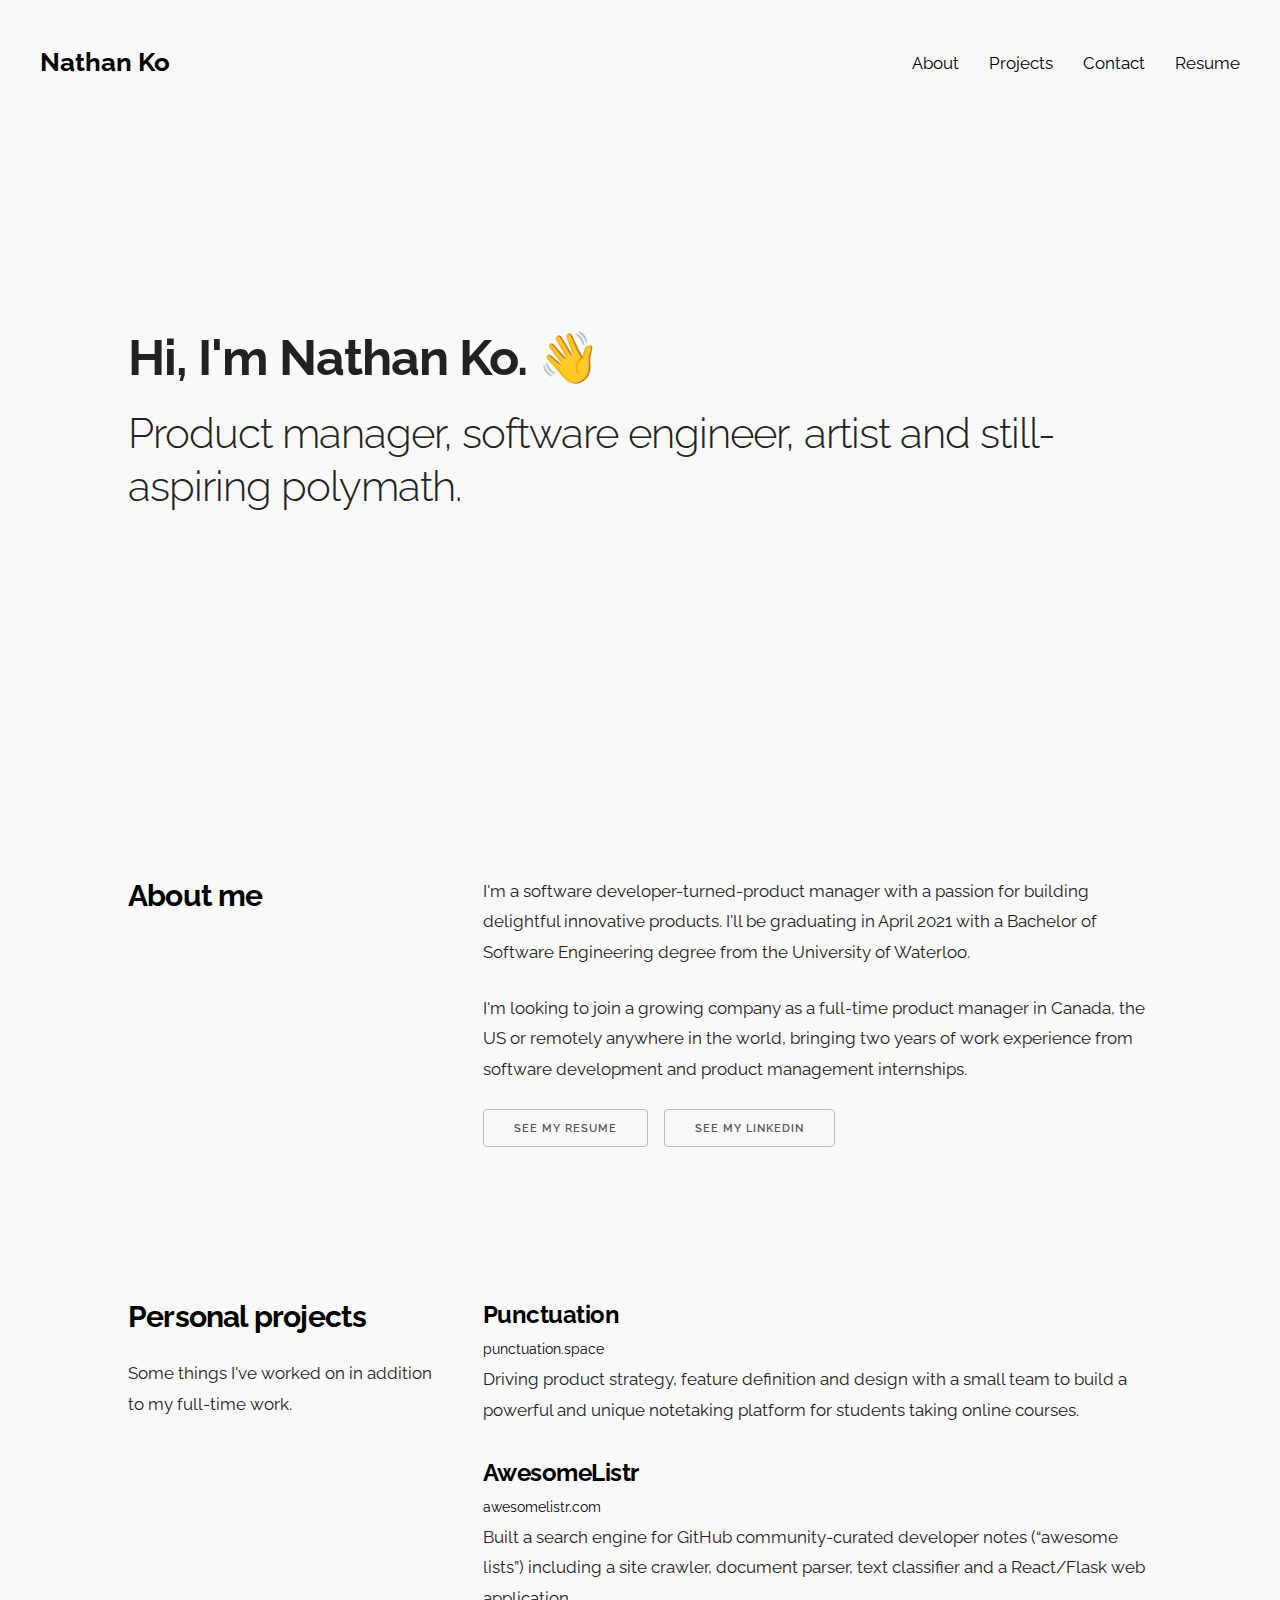
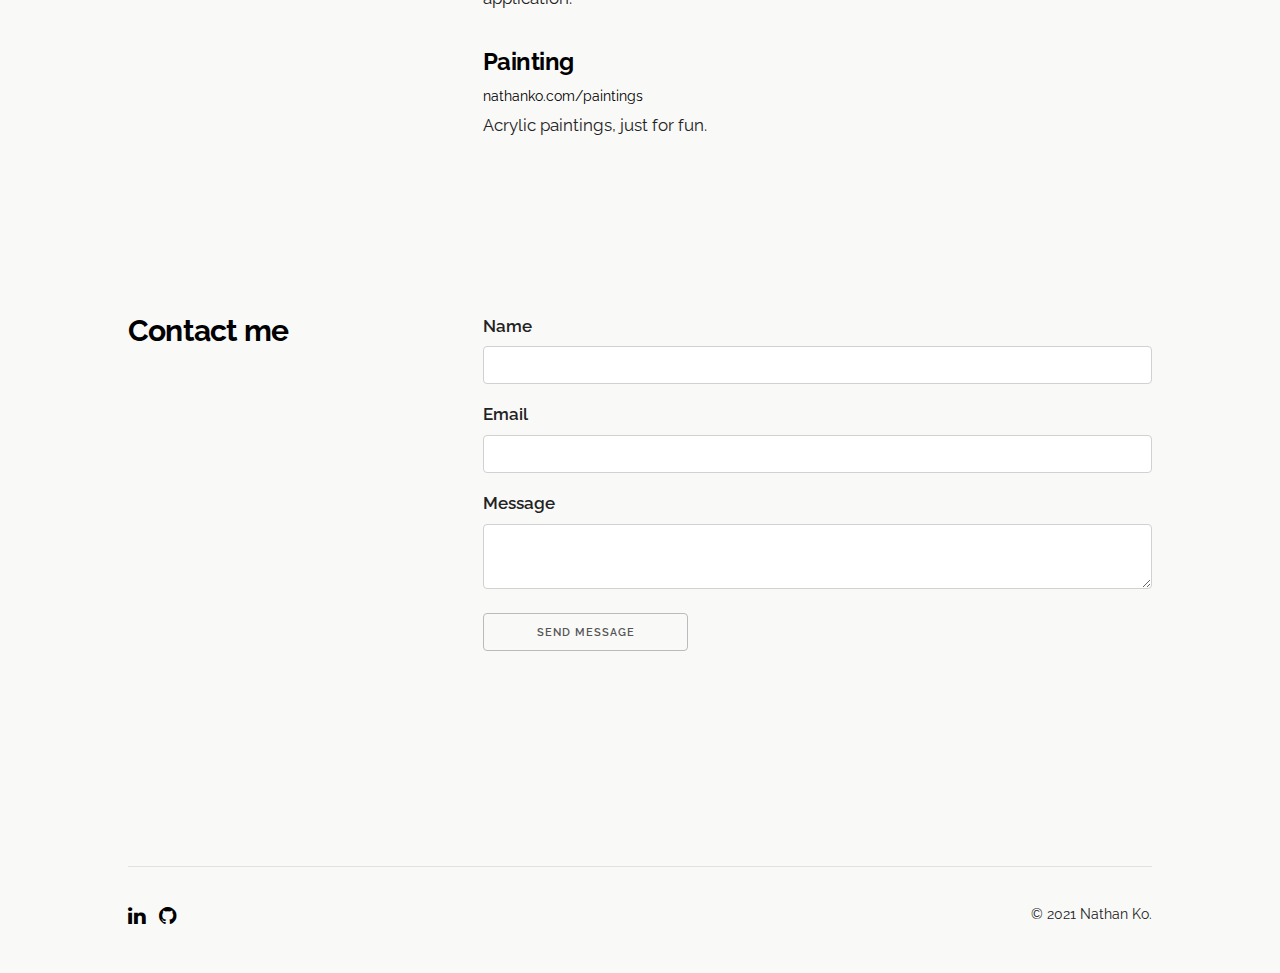
<file: index.html>
<!DOCTYPE html>
<html lang="en">
<head>
  <meta charset="utf-8">
  <title>Nathan Ko</title>
  <meta http-equiv="Content-Type" content="text/html; charset=utf-8" />
  <meta name="viewport" content="width=device-width, initial-scale=1">

  <meta name="description" content="Hi, I'm Nathan Ko! Product manager, software engineer, artist and still-aspiring polymath.">
  <meta name="keywords" content="Nathan Ko, University of Waterloo, product manager, product management, software engineering, software engineer, software developer, designer, full stack, web design, waterloo">
  <meta name="author" content="Nathan Ko">

  <link rel="stylesheet" href="css/main.css" type="text/css" />
  <link rel="stylesheet" href="css/card.css" type="text/css" />
  <link rel="stylesheet" href="css/normalize.css">
  <link rel="stylesheet" href="css/skeleton.css">
  <link rel="icon" type="image/x-icon" href="img/logo-blue.png">
  <link href="//fonts.googleapis.com/css?family=Raleway:400,300,600" rel="stylesheet" type="text/css">
  <link rel="stylesheet" href="https://cdnjs.cloudflare.com/ajax/libs/font-awesome/4.7.0/css/font-awesome.min.css">
</head>
<body>
  <div class="wrapper">
    <div id="navbar" class="">
      <nav class="row items">
        <a href="/" class="no-link-style" id="home-link">
          <!-- <img class="logo" title="Nathanko.com" src="img/logo-blue.png" /> -->
          Nathan Ko
        </a>
        <!-- <a href="/blog" title="Blog" class="nav-link reverse-link-style">Blog</a>
        <a href="/resume" title="Resume" class="nav-link reverse-link-style">Resume</a>
        <a href="/paintings" title="Paintings" class="nav-link reverse-link-style">Paintings</a> -->
        
        <a href="/#about" title="About me" class="nav-link reverse-link-style">About</a>
        <a href="/#projects" title="Projects" class="nav-link reverse-link-style">Projects</a>
        <a href="/#contact" title="Contact me" class="nav-link reverse-link-style">Contact</a>
        <a href="/resume" title="Resume" class="nav-link reverse-link-style" target="_blank">Resume</a>
      </nav>
    </div>
    <header id="jumbotron" class="container">
      <div class="row">
        <div id="big-text" class="twelve columns">
          <h1>
            <strong>Hi, I'm Nathan Ko. &#x1F44B</strong>
          </h1>
          <h2>
            Product manager, software engineer, artist and still-aspiring polymath.
          </h2>
          <!-- <h5>
            Currently: Software developer at <a href="http://interaptix.com" target="_blank">Interaptix</a>.
          </h5> -->
        </div>
      </div>
    </header>
    <div class="container"></div>
    <!-- <div id="sidebar" class="sticky-top">
      <ul>
        <li>About</li>
        <li>Projects</li>
        <li>Contact</li>
      </ul>
    </div> -->
    <main id="main-container" class="container">
      <!-- <article class="row section-article">
        <div class="twelve columns">
          <h4 class="section-heading">Projects</h4>
          <div class="card-collection">
            <div class="card">
              <div class="card__title">Punctuation</div>
              <dic class="card__desc">Lorem ipsem in hoc princio creavit erat verbum.</dic>
            </div>
            <div class="card">
              <div class="card__title">Punctuation</div>
              <dic class="card__desc">Lorem ipsem in hoc princio creavit erat verbum.</dic>
            </div>
            <div class="card">
              <div class="card__title">Punctuation</div>
              <dic class="card__desc">Lorem ipsem in hoc princio creavit erat verbum.</dic>
            </div>
            <div class="card">
              <div class="card__title">Punctuation</div>
              <dic class="card__desc">Lorem ipsem in hoc princio creavit erat verbum.</dic>
            </div>
          </div>
        </div>
      </article> -->
      <!-- <article class="row section-article">
        <div class="twelve columns">
          <h4 class="section-heading">About me</h4>
          <p>Hello! I'm Nathan, a software developer and fourth-year software engineering student at the University of Waterloo. As an ideator and creator of software, I'm also a designer&mdash;using design thinking to find problems that people have and creating tools, interfaces, systems and experiences to improve their lives.</p>
          <p>I've built tools and systems to help analysts at the Canadian government to make sense of heaps of data, enhanced security for BlackBerry phones to protect enterprise data, prototyped a frontend for a new insurance application at Deloitte's Emerging Tech Hub to substantially faster insurance application experience and built web applications at Delego</a> to seamlessly process online payments. Right now, I'm over at Interaptix helping clients use computer vision and augmented reality to automate and modernize their operations.</p>
        </div>
      </article>
      <article class="row section-article">
          <h6 class="section-heading">Where I've worked</h6>
          <div class="company-list">
            <a href="https://canada.ca/" target="_blank" class="no-link-style">
              <div id="canada" class="item" title="Government of Canada"></div>
            </a>
            <a href="https://blackberrymobile.com/ca/" target="_blank" class="no-link-style">
              <div id="blackberry" class="item" title="BlackBerry"></div>
            </a>
            <a href="https://www2.deloitte.com/ca/en/pages/technology/articles/welcome-to-d-space.html" target="_blank" class="no-link-style">
              <div id="deloitte" class="item" title="Deloitte"></div>
            </a>
            <a href="https://www.delegopayments.com/" target="_blank" class="no-link-style">
              <div id="delego" class="item" title="Delego"></div>
            </a>
            <a href="http://interaptix.com/" target="_blank" class="no-link-style">
              <div id="interaptix" class="item" title="Interaptix"></div>
            </a>
          </div>
      </article> -->
      
      <article class="row section-article" id="about">
        <div class="four columns">
          <h4 class="section-heading align-left" style="margin-top: 0;">About me</h4>
        </div>
        <div class="eight columns">
          <p>
            I'm a software developer-turned-product manager with a passion for building delightful innovative products. I'll be graduating in April 2021 with a Bachelor of Software Engineering degree from the University of Waterloo.
          </p>
          <p>
            I'm looking to join a growing company as a full-time product manager in Canada, the US or remotely anywhere in the world, bringing two years of work experience from software development and product management internships.
          </p>
          <a href="resume" target="_blank" class="no-link-style">
            <button>See my Resume</button>
          </a>
          &nbsp;&nbsp;
          <a href="https://www.linkedin.com/in/nathanko" target="_blank" class="no-link-style">
            <button>See my LinkedIn</button>
          </a>
        </div>

        <!-- <div class="four columns">
          <ul class="dashed">
            <h6 class="list-heading">Languages</h6>
            <li>Java</li>
            <li>CSS</li>
            <li>JavaScript</li>
            <li>TypeScript</li>
            <li>C</li>
            <li>C++</li>
            <li>Python</li>
            <li>SQL</li>
            <h6 class="list-heading">Frameworks/Libraries</h6>
            <li>Angular</li>
            <li>React</li>
            <li>RxJS</li>
          </ul>
        </div>
        <div class="four columns">
          <ul class="dashed">
            <li>Flask</li>
            <li>Django</li>
            <li>scikit-learn</li>
            <li>NLTK</li>
            <h6 class="list-heading">Systems</h6>
            <li>Linux</li>
            <li>Android</li>
            <h6 class="list-heading">Methodologies</h6>
            <li>Git</li>
            <li>Agile</li>
            <li>
              <a href="https://designthinking.ideo.com/" target="_blank">Design thinking</a>
            </li>
          </ul>
        </div> -->
      </article>
      <article class="row section-article" id="projects">
        <div class="four columns">
          <h4 class="section-heading align-left" style="margin-top: 0;">Personal projects</h4>
          <p class="section-desc align-left">Some things I've worked on in addition to my full-time work.</p>
        </div>
        <div class="eight columns">
          <div class="project-list">
            <div class="item">
              <h5 class="project-heading">
                  <a href="https://punctuation.space/" target="_blank" class="reverse-link-style">
                  Punctuation
                </a>
                </h5>
              <a href="https://punctuation.space/" target="_blank" class="no-link-style">
                <small>punctuation.space</small>
              </a>
              <p>Driving product strategy, feature definition and design with a small team to build a powerful and unique notetaking platform for students taking online courses.</p>
            </div>
            <div class="item">
              <h5 class="project-heading">
                  <a href="https://awesomelistr.com/" target="_blank" class="reverse-link-style">
                  AwesomeListr
                </a>
                </h5>
              <a href="https://awesomelistr.com/" target="_blank" class="no-link-style">
                <small>awesomelistr.com</small>
              </a>
              <p>Built a search engine for GitHub community-curated developer notes (“awesome lists”) including a site crawler, document parser, text classifier and a React/Flask web application.</p>
            </div>
            <div class="item">
              <h5 class="project-heading">
                  <a href="/paintings" target="_blank" class="reverse-link-style">
                  Painting
                </a>
                </h5>
              <a href="/paintings" target="_blank" class="no-link-style">
                <small>nathanko.com/paintings</small>
              </a>
              <p>Acrylic paintings, just for fun.</p>
            </div>
            <!-- <div class="item">
              <h5 class="project-heading">
                <a href="/breakout">Breakout Game</a>
              </h5>
              <small>nathanko.com/breakout</small>
              <p>Breakout is a 2D arcade game I developed in vanilla JavaScript and rendered in the HTML5 canvas.</p>
            </div>
            <div class="item">
              <h5 class="project-heading">
                <a href="https://pigeon.nathanko.com">Pigeon File Transfer App</a>
              </h5>
              <small>pigeon.nathanko.com</small>
              <p>Pigeon is a web application that allows people to share files with others conveniently and anonymously.</p>
            </div> -->
            <!-- <div class="item">
              <h5 class="section-heading">Reverse Dictionary NLP Project</h5 class="section-heading">
              <small>Python, Flask, scikit-learn, NLTK</small>
              <p>A proof-of-concept app that employs natural language processing to search the Merriam-Webster dictionary for words matching a given definition.</i></p>
              <a href="/reverse-dictionary" class="btn btn-primary" target="_blank">
                <span class="glyphicon glyphicon-link"></span> Visit website
              </a>
              <a href="https://github.com/nathanko/reverse-dictionary" class="btn btn-success" target="_blank">
                <span class="fa fa-github"></span> See repo
              </a>
            </div>
            <div class="item">
              <h5 class="section-heading">Excubia Face Recognition</h5 class="section-heading">
              <small>Python, OpenCV, Dlib</small>
              <p>I worked on a facial recognition and landmark detection software using machine learning as part of the CANSOFCOM Challenge at Hack the North 2017. <i>Live demo coming soon!</i></p>
              <a href="https://devpost.com/software/excubia" class="btn btn-primary" target="_blank">
                <span class="glyphicon glyphicon-link"></span> See project
              </a>
              <a href="https://github.com/nathanko/excubia" class="btn btn-success" target="_blank">
                <span class="fa fa-github"></span> See repo
              </a>
            </div> -->
            <!-- <div class="item">
              <h5 class="section-heading">Breakout Game</h5 class="section-heading">
              <small>JavaScript, HTML5</small>
              <p>Breakout is a 2D arcade game I developed in pure JavaScript and rendered in the HTML5 canvas.</p>
              <a href="/breakout" class="btn btn-primary" target="_blank">
                <span class="glyphicon glyphicon-link"></span> Visit website
              </a>
              <a href="https://github.com/nathanko/breakout-game" class="btn btn-success" target="_blank">
                <span class="fa fa-github"></span> See repo
              </a>
            </div>
            <div class="item">
              <h5 class="section-heading">Pigeon File Transfer App</h5>
              <small>JavaScript, HTML, Firebase</small>
              <p>Pigeon is a web application that allows people to share files with others conveniently and anonymously. Ephemeral download links are generated and expire after 24 hours.</p>
              <a href="https://pigeon.nathanko.com" class="btn btn-primary" target="_blank">
                <span class="glyphicon glyphicon-link"></span> Visit website
              </a>
              <a href="https://github.com/nathanko/pigeon" class="btn btn-success" target="_blank">
                <span class="fa fa-github"></span> See repo
              </a>
            </div>  -->
          </div>
        </div>
      </article>
      <article class="row section-article" id="contact">          
        <div class="four columns">
          <h4 class="section-heading align-left" style="margin-top: 0;">Contact me</h4>
          <!-- <p class="section-desc align-left">Want to work with me or just say hi?</p> -->
        </div>
        <div class="eight columns">
          <form id="contactForm">
            <div class="row">
              <div class="twelve columns">
                <label for="name">Name</label>
                <input class="u-full-width" type="text" placeholder="" name="name" required>
              </div>
              <div class="twelve columns">
                <label for="email">Email</label>
                <input class="u-full-width" type="email" placeholder="" name="email" required>
              </div>
            </div>
            <label for="message" style="display:none" >Message</label>
            <input type="text" name="message" style="display:none" />
            <label for="real_message">Message</label>
            <textarea class="u-full-width" placeholder="" name="real_message" required></textarea>
            <input type="hidden" name="_subject" value="Message from contact form" />
            <input type="hidden" name="_format" value="plain" />
            <div class="row">
              <input class="button four columns" type="submit" value="Send message">
              <div id="form-response-message" class="eight columns"></div>
            </div>
          </form>
        </div>
      </article>
    </main>
    <footer id="footer" class="container">
      <hr class="full">
      <a href="https://www.linkedin.com/in/nathanko" title="LinkedIn @nathanko" target="_blank"class="no-link-style fa fa-linkedin" ></a>
      <a href="https://github.com/nathanko" title="github @nathanko" target="_blank"class="no-link-style fa fa-github" ></a>
      <span class="u-pull-right small-text">&copy; 2021 Nathan Ko.</span>
    </footer>
  </div>
</body>
<script type="text/javascript" src="js/contact.js"></script>
<script type="text/javascript" src="js/ga.js"></script>
</html>
</file>
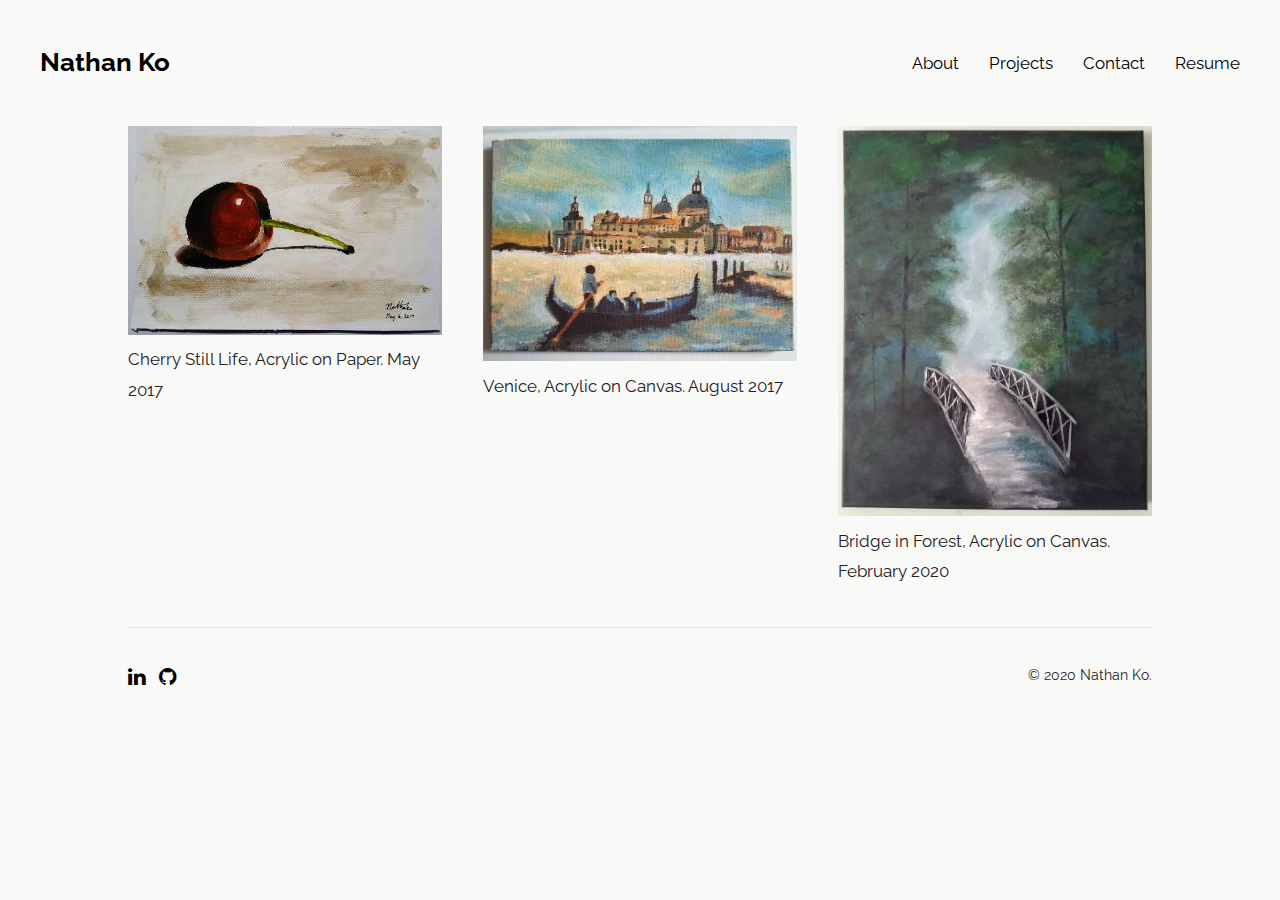
<file: paintings/index.html>
<!DOCTYPE html>
<html lang="en">

<head>
  <meta charset="utf-8">
  <title>Nathan Ko</title>
  <meta http-equiv="Content-Type" content="text/html; charset=utf-8" />
  <meta name="viewport" content="width=device-width, initial-scale=1">

  <meta name="description" content="Software developer, designer, engineer and still-aspiring polymath.">
  <meta name="keywords"
    content="Nathan Ko, University of Waterloo, Software engineering, software engineer, software developer, designer, full stack, web design, waterloo">
  <meta name="author" content="Nathan Ko">

  <link rel="stylesheet" href="/css/main.css" type="text/css" />
  <link rel="stylesheet" href="/css/paintings.css" type="text/css" />
  <link rel="stylesheet" href="/css/normalize.css">
  <link rel="stylesheet" href="/css/skeleton.css">
  <link rel="icon" type="image/x-icon" href="/img/logo-blue.png">
  <link href="//fonts.googleapis.com/css?family=Raleway:400,300,600" rel="stylesheet" type="text/css">
  <link rel="stylesheet" href="https://cdnjs.cloudflare.com/ajax/libs/font-awesome/4.7.0/css/font-awesome.min.css">
</head>

<body>
  <div class="wrapper">
    <div id="navbar" class="">
      <nav class="row items">
        <a href="/" class="no-link-style" id="home-link">
          <!-- <img class="logo" title="Nathanko.com" src="img/logo-blue.png" /> -->
          Nathan Ko
        </a>
        <!-- <a href="/blog" title="Blog" class="nav-link reverse-link-style">Blog</a>
        <a href="/resume" title="Resume" class="nav-link reverse-link-style">Resume</a>
        <a href="/paintings" title="Paintings" class="nav-link reverse-link-style">Paintings</a> -->
        
        <a href="/#about" title="About me" class="nav-link reverse-link-style">About</a>
        <a href="/#projects" title="Projects" class="nav-link reverse-link-style">Projects</a>
        <a href="/#contact" title="Contact me" class="nav-link reverse-link-style">Contact</a>
        <a href="/resume" title="Resume" class="nav-link reverse-link-style" target="_blank">Resume</a>
      </nav>
    </div>
    <div class="container">
      <div class="row">
        <div class="four columns">
          <figure class="painting">
            <img src="/img/paintings/cherry.jpg" class="modal-open">
            <figcaption>Cherry Still Life, Acrylic on Paper. May 2017</figcaption>
          </figure class="painting">
        </div>
        <div class="four columns">
          <figure class="painting">
            <img src="/img/paintings/venice.jpg" class="modal-open">
            <figcaption>Venice, Acrylic on Canvas. August 2017</figcaption>
          </figure>
        </div>
        <div class="four columns">
          <figure class="painting">
            <img src="/img/paintings/forest.jpg" class="modal-open">
            <figcaption>Bridge in Forest, Acrylic on Canvas. February 2020</figcaption>
          </figure>
        </div>
        </figure>
      </div>
    </div>
    <!-- The Modal -->
    <div id="painting-modal" class="modal">
      <div class="modal-container">
        <button class="modal-close u-pull-right">&times;</button>
        <div class="u-cf"></div>
        <div class="modal-content">
          <figure class="painting">
            <img class="painting-img">
            <figcaption class="painting-caption"></figcaption>
          </figure>
        </div>
      </div>
    </div>
    <div id="footer" class="container">
      <hr class="full">
      <a href="https://www.linkedin.com/in/nathanko" title="LinkedIn @nathanko" target="_blank"
        class="no-link-style fa fa-linkedin"></a>
      <a href="https://github.com/nathanko" title="github @nathanko" target="_blank"
        class="no-link-style fa fa-github"></a>
      <span class="u-pull-right small-text">&copy; 2020 Nathan Ko.</span>
    </div>
  </div>
</body>
<script type="text/javascript" src="/js/modal.js"></script>
<script>
registerModal("painting-modal", "modal-open", "modal-close",
  (modal, element = undefined) =>  {
    // Load img src and figcaption text of clicked element and open modal
    let src = undefined;
    let caption = undefined;
    if (element instanceof HTMLImageElement) {
      src = element.src;
      caption = element.parentElement.getElementsByTagName("figcaption")[0].innerText;
      modal.getElementsByClassName("painting-img")[0].src = src;
      modal.getElementsByClassName("painting-caption")[0].innerText = caption;
      modal.style.display = "block";
    }
  },
  (modal, element = undefined) =>  {
    // Close modal
    modal.style.display = "none";
  }
)
</script>
<script type="text/javascript" src="/js/ga.js"></script>
</html>
</file>
<file: css/main.css>
html,
body {
  background: #f9f9f8;
  /* #f9f9f8 */
  /* background: white; */
  height: 100%;
}

.container {
  max-width: 1200px !important; /* override skeleton.css default 960px */
}

/* Typography
----------------------------------------------- */

.section-heading {
  color: #000;
  margin: 6rem 0 2rem;
  font-weight: bolder !important;
  /* letter-spacing: .3rem !important; */
  /* text-transform: uppercase; */
  text-align: center;
}

.align-left {
  text-align: left !important;
}

.align-right {
  text-align: right !important;
}

.section-article {
  margin: 14rem auto;
  /* min-height: 50vh; */
}

.section-desc {
  text-align: center;
}

hr:not(.full) {
  border: 1px solid #000 !important;
  width: 5rem;
  margin-left: 0;
}

ul.dashed {
  list-style: none;
}

ul.dashed > li {
  margin-left: 1.2em;
}

ul.dashed > li:before {
  content: "–";
  position: absolute;
  margin-left: -1.2em;
}

.list-heading {
  font-weight: 550 !important;
}
.list-heading:not(:first-child) {
  margin-top: 2rem !important;
  margin-bottom: 1rem !important;
}

.small-text {
  font-size: smaller !important;
  /* font-size-adjust: 0.3; */
}

/* Links
----------------------------------------------- */

a {
  color: #000 !important;
  text-decoration: none;
}

a:not(.no-link-style), a:not(.reverse-link-style) {
  border-bottom:1px solid #000;
}

a.no-link-style, a.reverse-link-style {
  border: none !important;
}

a:hover {
  border-bottom: none !important; 
  transition:.5s;
}

a:hover.reverse-link-style {
  border-bottom:1px solid #000 !important;
  transition:.5s;
}

/* Layout Utilities
----------------------------------------------- */

.sticky-top {
  position: sticky;
  top: 0;
  height: 0;
}

/* .sticky-bottom {
  position: sticky;
  bottom: 0;
  height: 0;
} */

/* Components
----------------------------------------------- */

#navbar {
  /* padding-top: 2rem;
  padding-bottom: 2rem; */
  padding: 4rem;
}

#navbar #home-link {
  font-weight: bold;
  font-size: 1.5em;
}

#navbar .items {
  display: flex;
  flex-direction: row;
  flex-wrap: wrap;
  align-items: center;
}

#navbar .nav-link {
  /* pull right */
  margin-left: auto; 
}

#navbar .nav-link ~ .nav-link {
  margin-left: 3rem; 
}

/* Vertical navbar for phones */
@media (max-width: 560px) {
  #navbar .items {
    flex-direction: column !important;
  }
  #navbar .nav-link {
    margin: 1rem auto !important;
  }
}

#sidebar {
  margin: 1rem 2rem;
}
#sidebar ul {
  list-style: none;
}

#footer {
  margin-top: 4rem;
  padding-bottom: 4rem;
}

#footer .fa {
  font-size: larger;
}

#footer *:not(:last-child) {
  padding-right: 1rem;
}

#jumbotron {
  padding-top: 5rem;
  padding-bottom: 5rem;
  min-height: calc(90vh - 200px);
  display: flex;
  flex-direction: column;
  justify-content: center;
}

img.logo {
  width: 5rem !important;
  height: 5rem;
}

#big-text {
  align-self: center;
  /* border: 1px dashed red; */
}


input, textarea {
  /* background: #fee !important; */
}

#form-response-message {
  /* margin-left: 2rem; */
}

/* Companies
----------------------------------------------- */

.company-list {
  display: flex;
  justify-content: center;
  flex-wrap: wrap;
}

.company-list .item {
  width: 10rem;
  height: 6rem;
  margin: 1rem 2rem;
  opacity: .8;

  background-size: contain;
  background-repeat: no-repeat;
  background-position: center center;
}

#canada {
  background-image: url(../img/canada.png);
}
#blackberry {
  background-image: url(../img/blackberry.png);
}
#deloitte {
  background-image: url(../img/deloitte.png);
}
#delego {
  background-image: url(../img/delego.png);
}
#interaptix {
  background-image: url(../img/interaptix.png);
}

/* About
----------------------------------------------- */

#about {
  /* background: white; */
}


/* Projects
----------------------------------------------- */

.project-list a {
  margin-right: 2rem;
}
.project-list .item{
  margin: 3rem 0;
}
.project-list .item:first-child{
  margin-top: 0 !important;
}

.project-list .project-heading {
  margin: 0;
  padding: 0;
  font-weight: bolder !important;
}
</file>
<file: css/card.css>
.card-collection {
    width: 100%;
    display: flex;
    flex-direction: row;
}
.card {
    border: 2px solid #555;
    border-radius: 10px;
    padding: 2rem;
    min-width: 25rem;
    height: 25rem;
    margin: 4rem;
}
.card__title {
    display: block;
    font-weight: bolder;
    font-size: larger;
}
.card__desc {
    display: block;
}
</file>
<file: css/skeleton.css>
/*
* Skeleton V2.0.4
* Copyright 2014, Dave Gamache
* www.getskeleton.com
* Free to use under the MIT license.
* http://www.opensource.org/licenses/mit-license.php
* 12/29/2014
*/


/* Table of contents
––––––––––––––––––––––––––––––––––––––––––––––––––
- Grid
- Base Styles
- Typography
- Links
- Buttons
- Forms
- Lists
- Code
- Tables
- Spacing
- Utilities
- Clearing
- Media Queries
*/


/* Grid
–––––––––––––––––––––––––––––––––––––––––––––––––– */
.container {
  position: relative;
  width: 100%;
  max-width: 960px;
  margin: 0 auto;
  padding: 0 20px;
  box-sizing: border-box; }
.column,
.columns {
  width: 100%;
  float: left;
  box-sizing: border-box; }

/* For devices larger than 400px */
@media (min-width: 400px) {
  .container {
    width: 85%;
    padding: 0; }
}

/* For devices larger than 550px */
@media (min-width: 550px) {
  .container {
    width: 80%; }
  .column,
  .columns {
    margin-left: 4%; }
  .column:first-child,
  .columns:first-child {
    margin-left: 0; }

  .one.column,
  .one.columns                    { width: 4.66666666667%; }
  .two.columns                    { width: 13.3333333333%; }
  .three.columns                  { width: 22%;            }
  .four.columns                   { width: 30.6666666667%; }
  .five.columns                   { width: 39.3333333333%; }
  .six.columns                    { width: 48%;            }
  .seven.columns                  { width: 56.6666666667%; }
  .eight.columns                  { width: 65.3333333333%; }
  .nine.columns                   { width: 74.0%;          }
  .ten.columns                    { width: 82.6666666667%; }
  .eleven.columns                 { width: 91.3333333333%; }
  .twelve.columns                 { width: 100%; margin-left: 0; }

  .one-third.column               { width: 30.6666666667%; }
  .two-thirds.column              { width: 65.3333333333%; }

  .one-half.column                { width: 48%; }

  /* Offsets */
  .offset-by-one.column,
  .offset-by-one.columns          { margin-left: 8.66666666667%; }
  .offset-by-two.column,
  .offset-by-two.columns          { margin-left: 17.3333333333%; }
  .offset-by-three.column,
  .offset-by-three.columns        { margin-left: 26%;            }
  .offset-by-four.column,
  .offset-by-four.columns         { margin-left: 34.6666666667%; }
  .offset-by-five.column,
  .offset-by-five.columns         { margin-left: 43.3333333333%; }
  .offset-by-six.column,
  .offset-by-six.columns          { margin-left: 52%;            }
  .offset-by-seven.column,
  .offset-by-seven.columns        { margin-left: 60.6666666667%; }
  .offset-by-eight.column,
  .offset-by-eight.columns        { margin-left: 69.3333333333%; }
  .offset-by-nine.column,
  .offset-by-nine.columns         { margin-left: 78.0%;          }
  .offset-by-ten.column,
  .offset-by-ten.columns          { margin-left: 86.6666666667%; }
  .offset-by-eleven.column,
  .offset-by-eleven.columns       { margin-left: 95.3333333333%; }

  .offset-by-one-third.column,
  .offset-by-one-third.columns    { margin-left: 34.6666666667%; }
  .offset-by-two-thirds.column,
  .offset-by-two-thirds.columns   { margin-left: 69.3333333333%; }

  .offset-by-one-half.column,
  .offset-by-one-half.columns     { margin-left: 52%; }

}


/* Base Styles
–––––––––––––––––––––––––––––––––––––––––––––––––– */
/* NOTE
html is set to 62.5% so that all the REM measurements throughout Skeleton
are based on 10px sizing. So basically 1.5rem = 15px :) */
html {
  font-size: 62.5%; }
body {
  /* changed by nathan */
  /*font-size: 1.5em;*/ /* currently ems cause chrome bug misinterpreting rems on body element */
  font-size: 1.7em;
  
  /* changed by nathan */
  /* line-height: 1.6; */
  line-height: 1.8;

  font-weight: 400;
  font-family: "Raleway", "HelveticaNeue", "Helvetica Neue", Helvetica, Arial, sans-serif;
  color: #222; }


/* Typography
–––––––––––––––––––––––––––––––––––––––––––––––––– */
h1, h2, h3, h4, h5, h6 {
  margin-top: 0;
  margin-bottom: 2rem;
  font-weight: 300; }
h1 { font-size: 4.0rem; line-height: 1.2;  letter-spacing: -.1rem;}
h2 { font-size: 3.6rem; line-height: 1.25; letter-spacing: -.1rem; }
h3 { font-size: 3.0rem; line-height: 1.3;  letter-spacing: -.1rem; }
h4 { font-size: 2.4rem; line-height: 1.35; letter-spacing: -.08rem; }
h5 { font-size: 1.8rem; line-height: 1.5;  letter-spacing: -.05rem; }
h6 { font-size: 1.5rem; line-height: 1.6;  letter-spacing: 0; }

/* Larger than phablet */
@media (min-width: 550px) {
  h1 { font-size: 5.0rem; }
  h2 { font-size: 4.2rem; }
  h3 { font-size: 3.6rem; }
  h4 { font-size: 3.0rem; }
  h5 { font-size: 2.4rem; }
  h6 { font-size: 1.5rem; }
}

p {
  margin-top: 0; }


/* Links
–––––––––––––––––––––––––––––––––––––––––––––––––– */
a {
  color: #1EAEDB; }
a:hover {
  color: #0FA0CE; }


/* Buttons
–––––––––––––––––––––––––––––––––––––––––––––––––– */
.button,
button,
input[type="submit"],
input[type="reset"],
input[type="button"] {
  display: inline-block;
  height: 38px;
  padding: 0 30px;
  color: #555;
  text-align: center;
  font-size: 11px;
  font-weight: 600;
  line-height: 38px;
  letter-spacing: .1rem;
  text-transform: uppercase;
  text-decoration: none;
  white-space: nowrap;
  background-color: transparent;
  border-radius: 4px;
  border: 1px solid #bbb;
  cursor: pointer;
  box-sizing: border-box; }
.button:hover,
button:hover,
input[type="submit"]:hover,
input[type="reset"]:hover,
input[type="button"]:hover,
.button:focus,
button:focus,
input[type="submit"]:focus,
input[type="reset"]:focus,
input[type="button"]:focus {
  color: #333;
  border-color: #888;
  outline: 0; }
.button.button-primary,
button.button-primary,
input[type="submit"].button-primary,
input[type="reset"].button-primary,
input[type="button"].button-primary {
  color: #FFF;
  background-color: #33C3F0;
  border-color: #33C3F0; }
.button.button-primary:hover,
button.button-primary:hover,
input[type="submit"].button-primary:hover,
input[type="reset"].button-primary:hover,
input[type="button"].button-primary:hover,
.button.button-primary:focus,
button.button-primary:focus,
input[type="submit"].button-primary:focus,
input[type="reset"].button-primary:focus,
input[type="button"].button-primary:focus {
  color: #FFF;
  background-color: #1EAEDB;
  border-color: #1EAEDB; }


/* Forms
–––––––––––––––––––––––––––––––––––––––––––––––––– */
input[type="email"],
input[type="number"],
input[type="search"],
input[type="text"],
input[type="tel"],
input[type="url"],
input[type="password"],
textarea,
select {
  height: 38px;
  padding: 6px 10px; /* The 6px vertically centers text on FF, ignored by Webkit */
  background-color: #fff;
  border: 1px solid #D1D1D1;
  border-radius: 4px;
  box-shadow: none;
  box-sizing: border-box; }
/* Removes awkward default styles on some inputs for iOS */
input[type="email"],
input[type="number"],
input[type="search"],
input[type="text"],
input[type="tel"],
input[type="url"],
input[type="password"],
textarea {
  -webkit-appearance: none;
     -moz-appearance: none;
          appearance: none; }
textarea {
  min-height: 65px;
  padding-top: 6px;
  padding-bottom: 6px; }
input[type="email"]:focus,
input[type="number"]:focus,
input[type="search"]:focus,
input[type="text"]:focus,
input[type="tel"]:focus,
input[type="url"]:focus,
input[type="password"]:focus,
textarea:focus,
select:focus {
  border: 1px solid #33C3F0;
  outline: 0; }
label,
legend {
  display: block;
  margin-bottom: .5rem;
  font-weight: 600; }
fieldset {
  padding: 0;
  border-width: 0; }
input[type="checkbox"],
input[type="radio"] {
  display: inline; }
label > .label-body {
  display: inline-block;
  margin-left: .5rem;
  font-weight: normal; }


/* Lists
–––––––––––––––––––––––––––––––––––––––––––––––––– */
ul {
  list-style: circle inside; }
ol {
  list-style: decimal inside; }
ol, ul {
  padding-left: 0;
  margin-top: 0; }
ul ul,
ul ol,
ol ol,
ol ul {
  margin: 1.5rem 0 1.5rem 3rem;
  font-size: 90%; }
li {
  margin-bottom: 1rem; }


/* Code
–––––––––––––––––––––––––––––––––––––––––––––––––– */
code {
  padding: .2rem .5rem;
  margin: 0 .2rem;
  font-size: 90%;
  white-space: nowrap;
  background: #F1F1F1;
  border: 1px solid #E1E1E1;
  border-radius: 4px; }
pre > code {
  display: block;
  padding: 1rem 1.5rem;
  white-space: pre; }


/* Tables
–––––––––––––––––––––––––––––––––––––––––––––––––– */
th,
td {
  padding: 12px 15px;
  text-align: left;
  border-bottom: 1px solid #E1E1E1; }
th:first-child,
td:first-child {
  padding-left: 0; }
th:last-child,
td:last-child {
  padding-right: 0; }


/* Spacing
–––––––––––––––––––––––––––––––––––––––––––––––––– */
button,
.button {
  margin-bottom: 1rem; }
input,
textarea,
select,
fieldset {
  margin-bottom: 1.5rem; }
pre,
blockquote,
dl,
figure,
table,
p,
ul,
ol,
form {
  margin-bottom: 2.5rem; }


/* Utilities
–––––––––––––––––––––––––––––––––––––––––––––––––– */
.u-full-width {
  width: 100%;
  box-sizing: border-box; }
.u-max-full-width {
  max-width: 100%;
  box-sizing: border-box; }
.u-pull-right {
  float: right; }
.u-pull-left {
  float: left; }


/* Misc
–––––––––––––––––––––––––––––––––––––––––––––––––– */
hr {
  margin-top: 3rem;
  margin-bottom: 3.5rem;
  border-width: 0;
  border-top: 1px solid #E1E1E1; }


/* Clearing
–––––––––––––––––––––––––––––––––––––––––––––––––– */

/* Self Clearing Goodness */
.container:after,
.row:after,
.u-cf {
  content: "";
  display: table;
  clear: both; }


/* Media Queries
–––––––––––––––––––––––––––––––––––––––––––––––––– */
/*
Note: The best way to structure the use of media queries is to create the queries
near the relevant code. For example, if you wanted to change the styles for buttons
on small devices, paste the mobile query code up in the buttons section and style it
there.
*/


/* Larger than mobile */
@media (min-width: 400px) {}

/* Larger than phablet (also point when grid becomes active) */
@media (min-width: 550px) {}

/* Larger than tablet */
@media (min-width: 750px) {}

/* Larger than desktop */
@media (min-width: 1000px) {}

/* Larger than Desktop HD */
@media (min-width: 1200px) {}
</file>
<file: css/paintings.css>
figure.painting {
  margin: 0;
  max-width: 100%;
  max-height: 100%;
}

figure.painting img {
  max-width: inherit;
  max-height: inherit;
}

/* Painting Modal
----------------------------------------------- */

.modal {
  display: none; 
  position: fixed; /* Stay in place */
  z-index: 10; /* Sit on top */
  left: 0;
  top: 0;
  width: 100%; /* Full width */
  height: 100%; /* Full height */
  overflow: auto;
  background-color: rgb(0,0,0); /* Fallback color */
  background-color: rgba(0,0,0,0.4); /* Black w/ opacity */
}
.modal-container {
  margin: 2rem auto; /* 15% from the top and centered */
  background-color: #fefefe;
  border-radius: 5px;
  max-height: 90vh;
  max-width: 80vw;
}
.modal-content {
  padding: 1rem 2rem 4rem;
}
.modal-content figure.painting {
  text-align: center;
  max-height: 80vh;
  max-width: 100%;
}
.modal-content img {
  margin: 0 auto;
  /* 4em for caption */
  max-height: calc(80vh - 4em) !important;
  max-width: inherit !important;
}
.modal-content figcaption {
  text-align: center;
}
.modal-close {
  font-size: 4rem;
  /* font-weight: bold; */
}
button.modal-close {
  /* Override Button look and feel */
  border: none !important;
  padding: 1rem !important;
  margin: 0 1rem;
}
</file>
